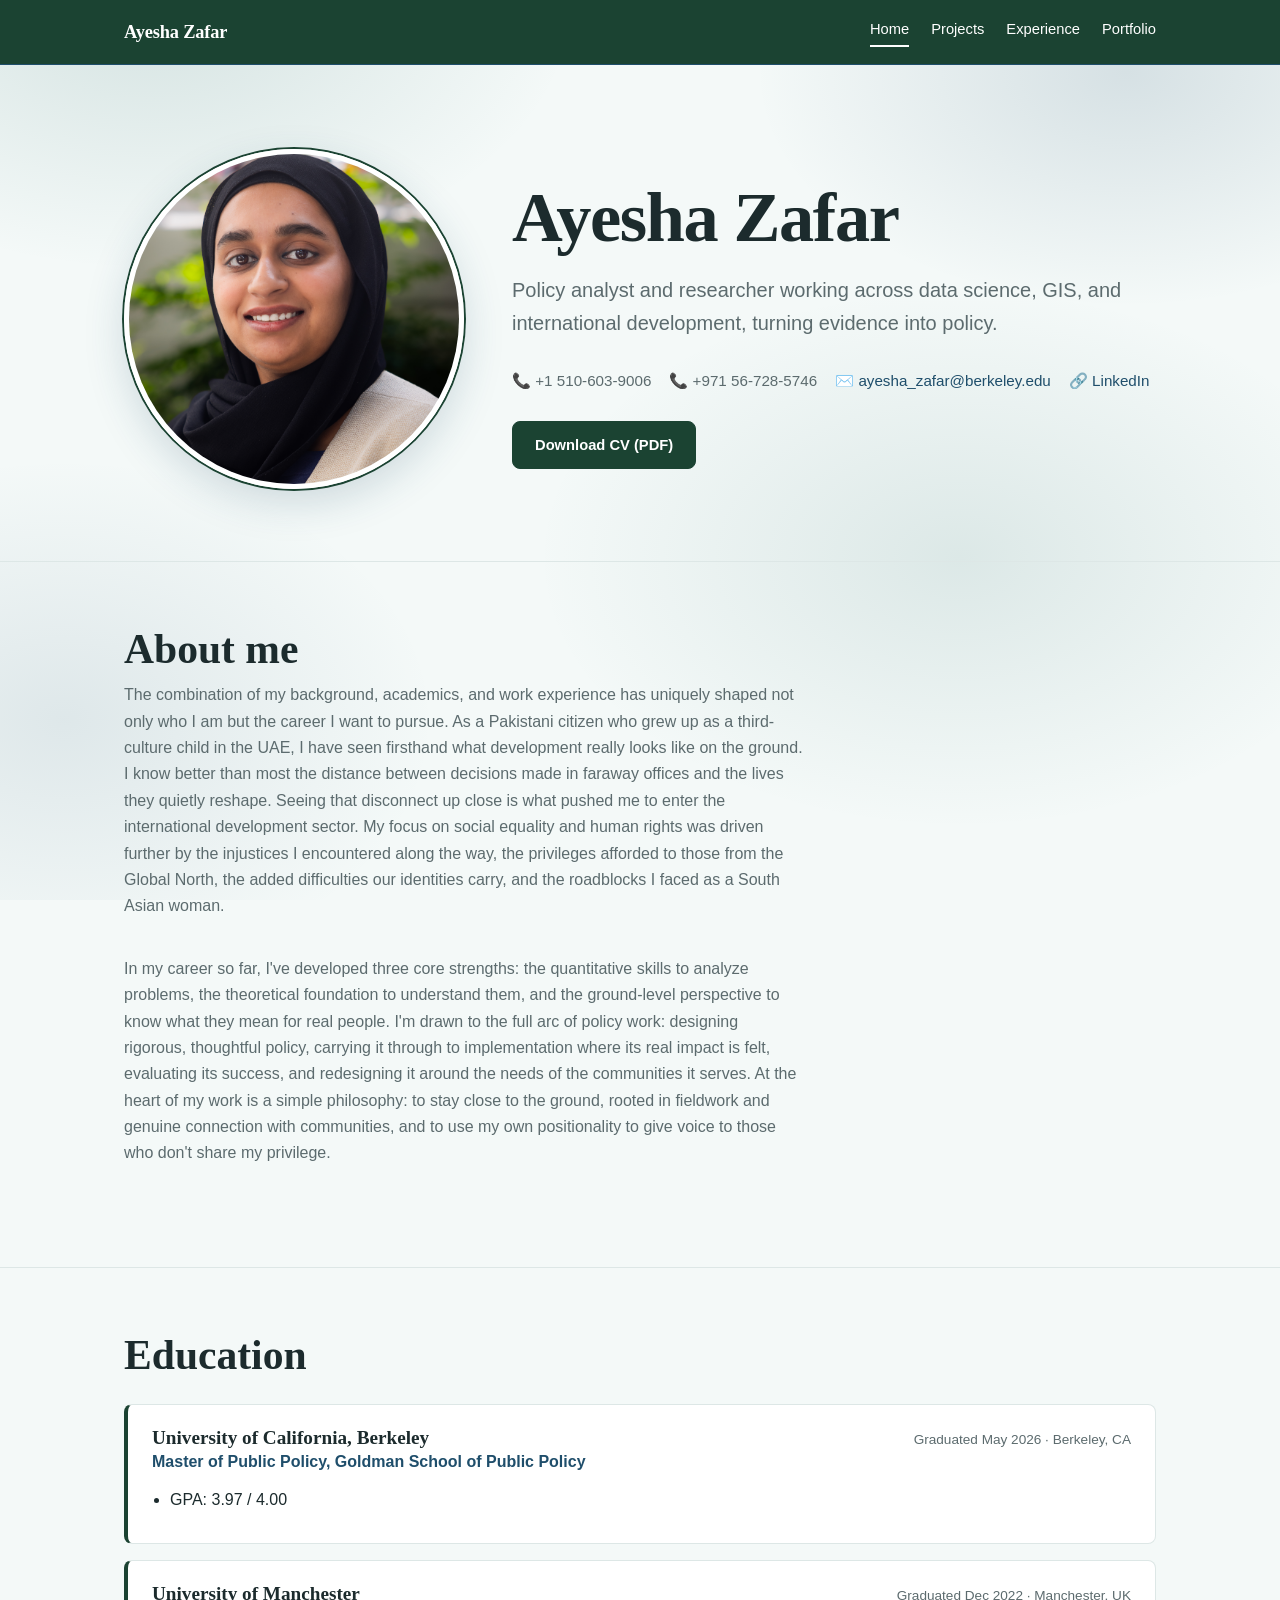
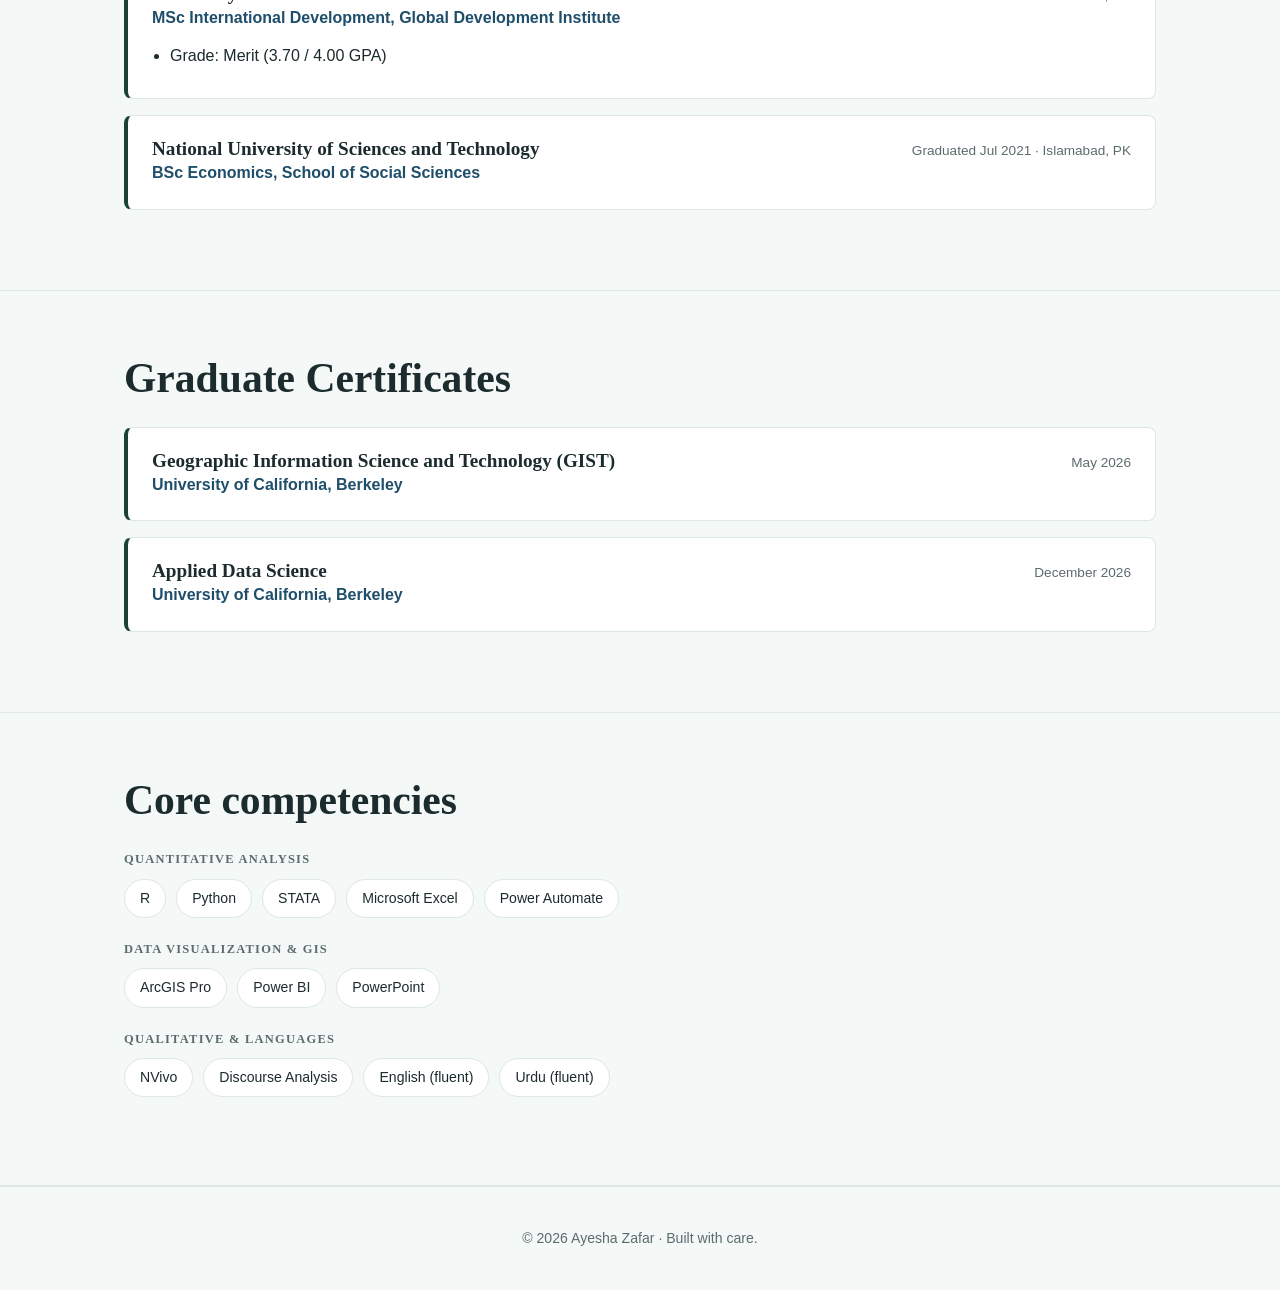
<file: index.html>
<!DOCTYPE html>
<html lang="en">
<head>
<meta charset="UTF-8">
<meta name="viewport" content="width=device-width, initial-scale=1.0">
<title>Ayesha Zafar — Public Policy</title>
<meta name="description" content="Ayesha Zafar — Master of Public Policy candidate at UC Berkeley. Data, GIS, and international development.">
<link rel="stylesheet" href="css/style.css">
</head>
<body>

<!-- ============ NAV (copy this same block into every page) ============ -->
<header class="site">
  <div class="wrap nav">
    <a href="index.html" class="brand">Ayesha Zafar</a>
    <button class="menu-btn" onclick="document.getElementById('navlinks').classList.toggle('open')">☰</button>
    <nav class="nav-links" id="navlinks">
      <a href="index.html" class="active">Home</a>
      <a href="projects.html">Projects</a>
      <a href="experience.html">Experience</a>
      <a href="writing.html">Portfolio</a>
    </nav>
  </div>
</header>

<!-- ============ HERO ============ -->
<section class="hero">
   <div class="wrap hero-grid">
    <div class="hero-text">
    <h1>Ayesha Zafar</h1>
    <p class="tagline">Policy analyst and researcher working across data science, GIS, and international development, turning evidence into policy.</p>
    <div class="contact">
      <span>📞 +1 510-603-9006</span>
      <span>📞 +971 56-728-5746</span>
      <span>✉️ <a href="mailto:ayesha_zafar@berkeley.edu">ayesha_zafar@berkeley.edu</a></span>
      <span>🔗 <a href="https://www.linkedin.com/in/ayesha-zafar-68117811a/" target="_blank">LinkedIn</a></span>
    </div>
      <div class="btn-row">
      <a class="btn" href="assets/docs/Ayesha_Zafar_Resume.pdf" target="_blank">Download CV (PDF)</a>
    </div>
    </div>
    <div class="hero-photo">
      <img src="assets/headshot.jpg" alt="Ayesha Zafar">
    </div>
  </div>
</section>

<!-- ============ ABOUT ============ -->
<section class="section reveal">
  <div class="wrap">
    <h2>About me</h2>
    <p class="lead">The combination of my background, academics, and work experience has uniquely shaped not only who I am but the career I want to pursue. As a Pakistani citizen who grew up as a third-culture child in the UAE, I have seen firsthand what development really looks like on the ground. I know better than most the distance between decisions made in faraway offices and the lives they quietly reshape. Seeing that disconnect up close is what pushed me to enter the international development sector. My focus on social equality and human rights was driven further by the injustices I encountered along the way, the privileges afforded to those from the Global North, the added difficulties our identities carry, and the roadblocks I faced as a South Asian woman.</p>
    <p class="lead">In my career so far, I've developed three core strengths: the quantitative skills to analyze problems, the theoretical foundation to understand them, and the ground-level perspective to know what they mean for real people. I'm drawn to the full arc of policy work: designing rigorous, thoughtful policy, carrying it through to implementation where its real impact is felt, evaluating its success, and redesigning it around the needs of the communities it serves. At the heart of my work is a simple philosophy: to stay close to the ground, rooted in fieldwork and genuine connection with communities, and to use my own positionality to give voice to those who don't share my privilege.</p>
  </div>
</section>

<!-- ============ EDUCATION ============ -->
<section class="section reveal">
  <div class="wrap">
    <h2>Education</h2>
    <div style="margin-top:24px">

<div class="entry">
        <div class="top">
          <div><h3>University of California, Berkeley</h3>
          <div class="org">Master of Public Policy, Goldman School of Public Policy</div></div>
          <div class="when">Graduated May 2026 · Berkeley, CA</div>
        </div>
        <ul>
          <li>GPA: 3.97 / 4.00</li>
        </ul>
      </div>

<div class="entry">
        <div class="top">
          <div><h3>University of Manchester</h3>
          <div class="org">MSc International Development, Global Development Institute</div></div>
          <div class="when">Graduated Dec 2022 · Manchester, UK</div>
        </div>
        <ul>
          <li>Grade: Merit (3.70 / 4.00 GPA)</li>
        </ul>
      </div>
      
<div class="entry">
        <div class="top">
          <div><h3>National University of Sciences and Technology</h3>
          <div class="org">BSc Economics, School of Social Sciences</div></div>
          <div class="when">Graduated Jul 2021 · Islamabad, PK</div>
        </div>
      </div>
      
    </div>
  </div>
</section>

<!-- ============ CERTIFICATES ============ -->
<section class="section reveal">
  <div class="wrap">
    <h2>Graduate Certificates</h2>
    <div style="margin-top:24px">
      <div class="entry">
        <div class="top">
          <div><h3>Geographic Information Science and Technology (GIST)</h3>
          <div class="org">University of California, Berkeley</div></div>
          <div class="when">May 2026</div>
        </div>
      </div>
      <div class="entry">
        <div class="top">
          <div><h3>Applied Data Science</h3>
          <div class="org">University of California, Berkeley</div></div>
          <div class="when">December 2026</div>
        </div>
      </div>
    </div>
  </div>
</section>

<!-- ============ SKILLS ============ -->
<section class="section reveal">
  <div class="wrap">
    <h2>Core competencies</h2>
    <div style="margin-top:28px">
      <div class="skill-group">
        <h4>Quantitative Analysis</h4>
        <div class="pills">
          <span class="pill">R</span><span class="pill">Python</span><span class="pill">STATA</span>
          <span class="pill">Microsoft Excel</span><span class="pill">Power Automate</span>
        </div>
      </div>
      <div class="skill-group">
        <h4>Data Visualization &amp; GIS</h4>
        <div class="pills">
          <span class="pill">ArcGIS Pro</span><span class="pill">Power BI</span><span class="pill">PowerPoint</span>
        </div>
      </div>
      <div class="skill-group">
        <h4>Qualitative &amp; Languages</h4>
        <div class="pills">
          <span class="pill">NVivo</span><span class="pill">Discourse Analysis</span>
          <span class="pill">English (fluent)</span><span class="pill">Urdu (fluent)</span>
        </div>
      </div>
    </div>
  </div>
</section>

<footer class="site">
  <div class="wrap">© <span id="yr"></span> Ayesha Zafar · Built with care.</div>
</footer>

<script src="css/main.js"></script>
</body>
</html>
</file>
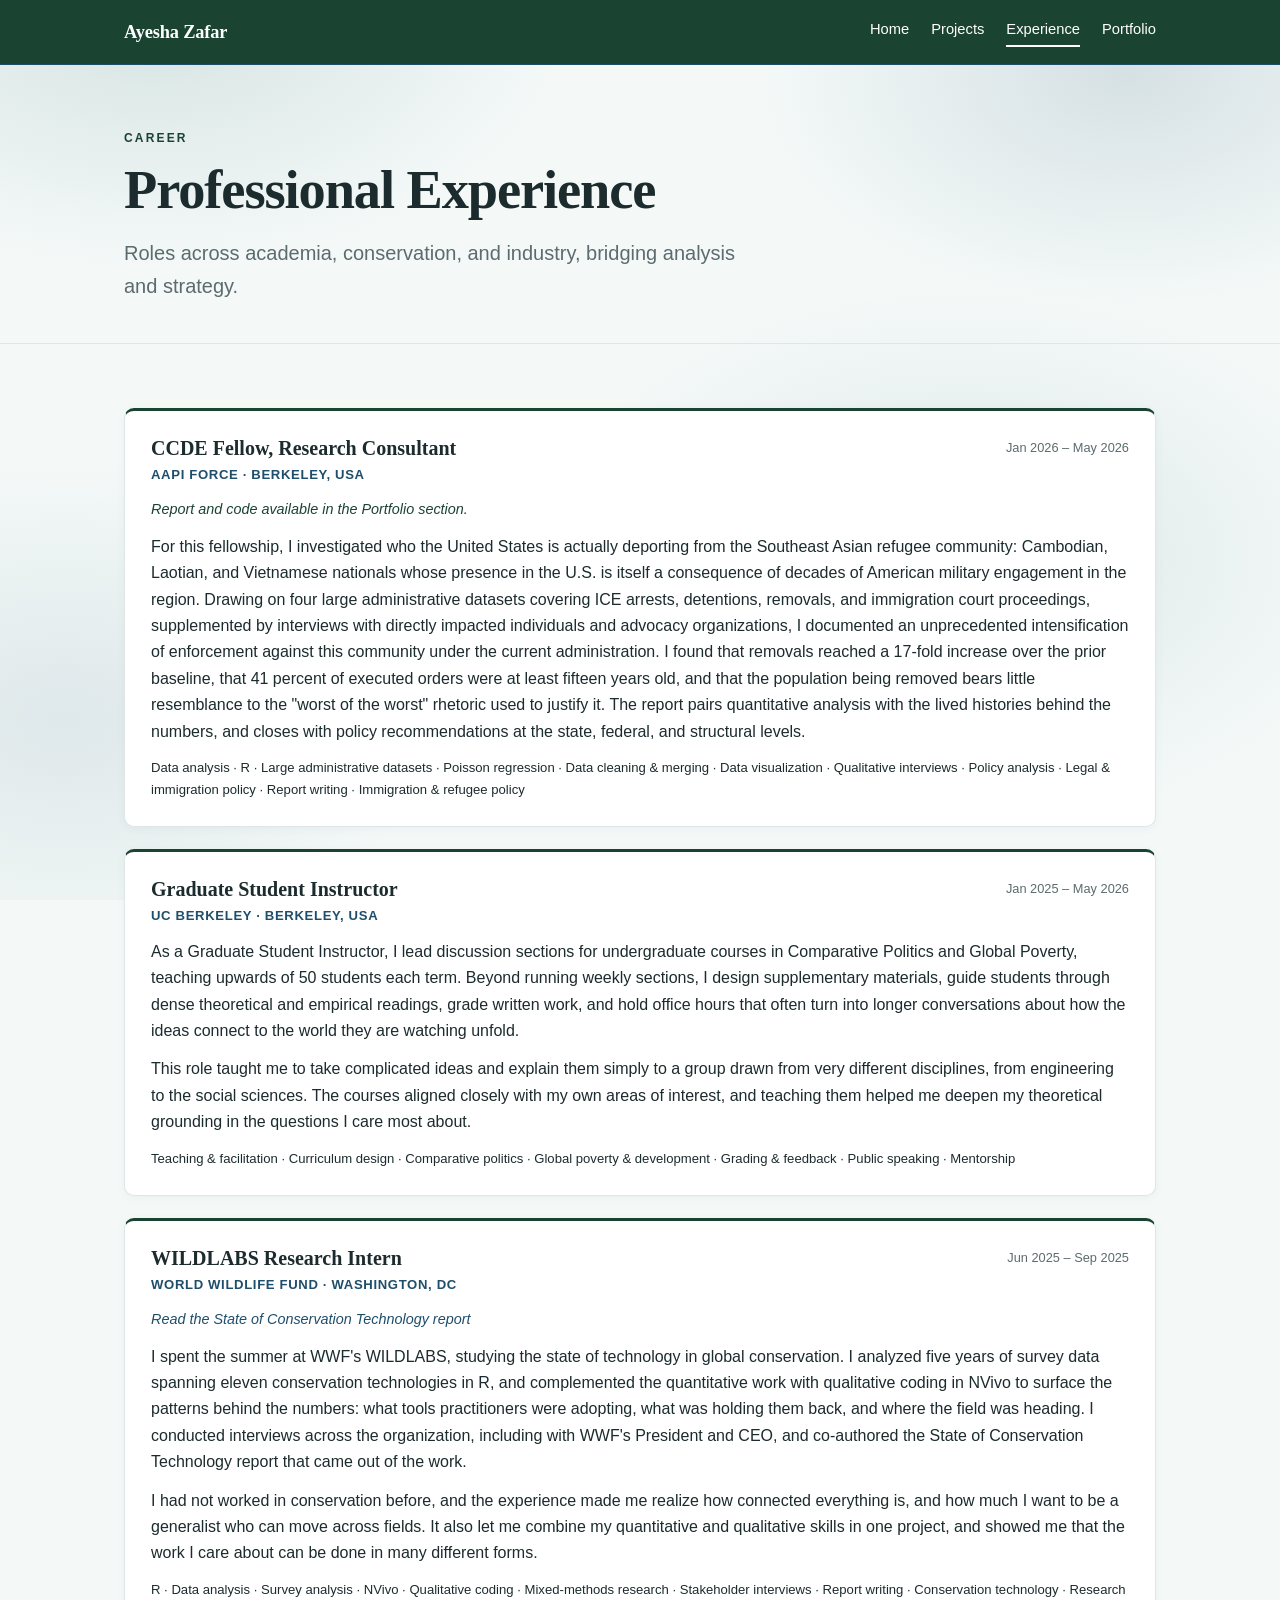
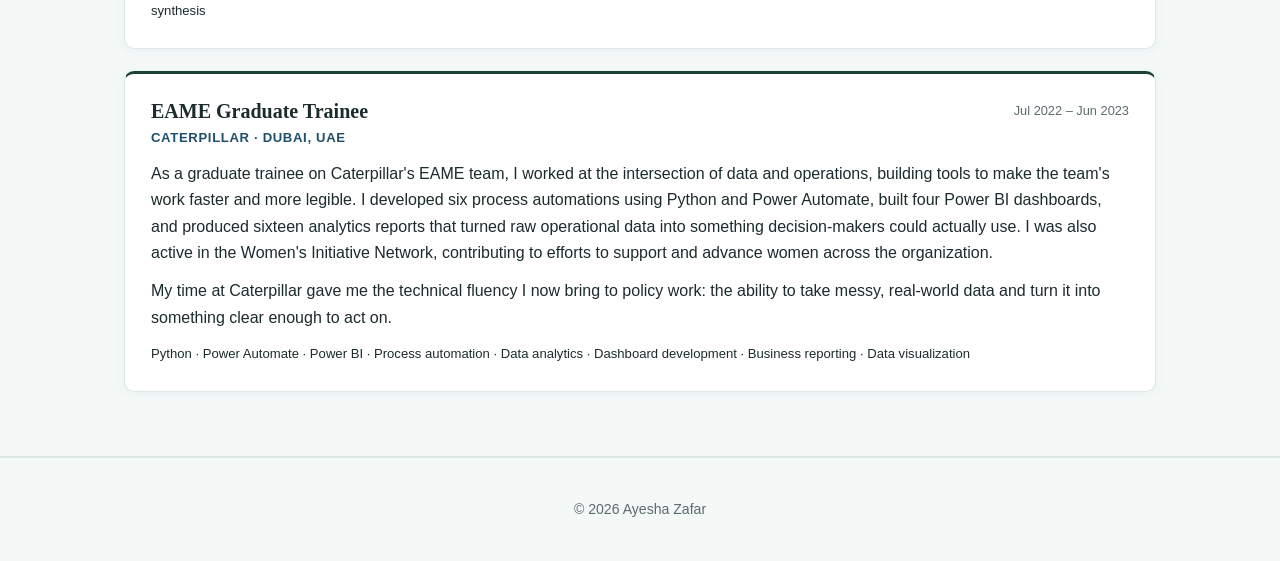
<file: experience.html>
<!DOCTYPE html>
<html lang="en">
<head>
<meta charset="UTF-8">
<meta name="viewport" content="width=device-width, initial-scale=1.0">
<title>Experience — Ayesha Zafar</title>
<link rel="stylesheet" href="css/style.css">
</head>
<body>
<header class="site">
  <div class="wrap nav">
    <a href="index.html" class="brand">Ayesha Zafar</a>
    <button class="menu-btn" onclick="document.getElementById('navlinks').classList.toggle('open')">☰</button>
    <nav class="nav-links" id="navlinks">
      <a href="index.html">Home</a>
      <a href="projects.html">Projects</a>
      <a href="experience.html" class="active">Experience</a>
      <a href="writing.html">Portfolio</a>
    </nav>
  </div>
</header>
<section class="hero" style="padding:64px 0 40px">
  <div class="wrap">
    <p class="eyebrow">Career</p>
    <h1 style="font-size:clamp(2.2rem,5vw,3.4rem)">Professional Experience</h1>
    <p class="tagline">Roles across academia, conservation, and industry, bridging analysis and strategy.</p>
  </div>
</section>
<section class="section reveal">
  <div class="wrap">
    <div class="grid">

      <div class="card">
        <span class="date">Jan 2026 – May 2026</span>
        <h3>CCDE Fellow, Research Consultant</h3>
        <div class="meta">AAPI Force · Berkeley, USA</div>
        <p class="card-note"><em>Report and code available in the Portfolio section.</em></p>
        <p>For this fellowship, I investigated who the United States is actually deporting from the Southeast Asian refugee community: Cambodian, Laotian, and Vietnamese nationals whose presence in the U.S. is itself a consequence of decades of American military engagement in the region. Drawing on four large administrative datasets covering ICE arrests, detentions, removals, and immigration court proceedings, supplemented by interviews with directly impacted individuals and advocacy organizations, I documented an unprecedented intensification of enforcement against this community under the current administration. I found that removals reached a 17-fold increase over the prior baseline, that 41 percent of executed orders were at least fifteen years old, and that the population being removed bears little resemblance to the "worst of the worst" rhetoric used to justify it. The report pairs quantitative analysis with the lived histories behind the numbers, and closes with policy recommendations at the state, federal, and structural levels.</p>
        <p class="card-skills">Data analysis · R · Large administrative datasets · Poisson regression · Data cleaning &amp; merging · Data visualization · Qualitative interviews · Policy analysis · Legal &amp; immigration policy · Report writing · Immigration &amp; refugee policy</p>
      </div>

      <div class="card">
        <span class="date">Jan 2025 – May 2026</span>
        <h3>Graduate Student Instructor</h3>
        <div class="meta">UC Berkeley · Berkeley, USA</div>
        <p>As a Graduate Student Instructor, I lead discussion sections for undergraduate courses in Comparative Politics and Global Poverty, teaching upwards of 50 students each term. Beyond running weekly sections, I design supplementary materials, guide students through dense theoretical and empirical readings, grade written work, and hold office hours that often turn into longer conversations about how the ideas connect to the world they are watching unfold.</p>
        <p>This role taught me to take complicated ideas and explain them simply to a group drawn from very different disciplines, from engineering to the social sciences. The courses aligned closely with my own areas of interest, and teaching them helped me deepen my theoretical grounding in the questions I care most about.</p>
        <p class="card-skills">Teaching &amp; facilitation · Curriculum design · Comparative politics · Global poverty &amp; development · Grading &amp; feedback · Public speaking · Mentorship</p>
      </div>

      <div class="card">
        <span class="date">Jun 2025 – Sep 2025</span>
        <h3>WILDLABS Research Intern</h3>
        <div class="meta">World Wildlife Fund · Washington, DC</div>
        <p class="card-note"><em><a href="https://wildlabs.net/en/state-of-conservation-technology-5-years" target="_blank" rel="noopener">Read the State of Conservation Technology report</a></em></p>
        <p>I spent the summer at WWF's WILDLABS, studying the state of technology in global conservation. I analyzed five years of survey data spanning eleven conservation technologies in R, and complemented the quantitative work with qualitative coding in NVivo to surface the patterns behind the numbers: what tools practitioners were adopting, what was holding them back, and where the field was heading. I conducted interviews across the organization, including with WWF's President and CEO, and co-authored the State of Conservation Technology report that came out of the work.</p>
        <p>I had not worked in conservation before, and the experience made me realize how connected everything is, and how much I want to be a generalist who can move across fields. It also let me combine my quantitative and qualitative skills in one project, and showed me that the work I care about can be done in many different forms.</p>
        <p class="card-skills">R · Data analysis · Survey analysis · NVivo · Qualitative coding · Mixed-methods research · Stakeholder interviews · Report writing · Conservation technology · Research synthesis</p>
      </div>

      <div class="card">
        <span class="date">Jul 2022 – Jun 2023</span>
        <h3>EAME Graduate Trainee</h3>
        <div class="meta">Caterpillar · Dubai, UAE</div>
        <p>As a graduate trainee on Caterpillar's EAME team, I worked at the intersection of data and operations, building tools to make the team's work faster and more legible. I developed six process automations using Python and Power Automate, built four Power BI dashboards, and produced sixteen analytics reports that turned raw operational data into something decision-makers could actually use. I was also active in the Women's Initiative Network, contributing to efforts to support and advance women across the organization.</p>
        <p>My time at Caterpillar gave me the technical fluency I now bring to policy work: the ability to take messy, real-world data and turn it into something clear enough to act on.</p>
        <p class="card-skills">Python · Power Automate · Power BI · Process automation · Data analytics · Dashboard development · Business reporting · Data visualization</p>
      </div>

    </div>
  </div>
</section>
<footer class="site">
  <div class="wrap">© <span id="yr"></span> Ayesha Zafar</div>
</footer>
<script src="css/main.js"></script>
</body>
</html>
</file>
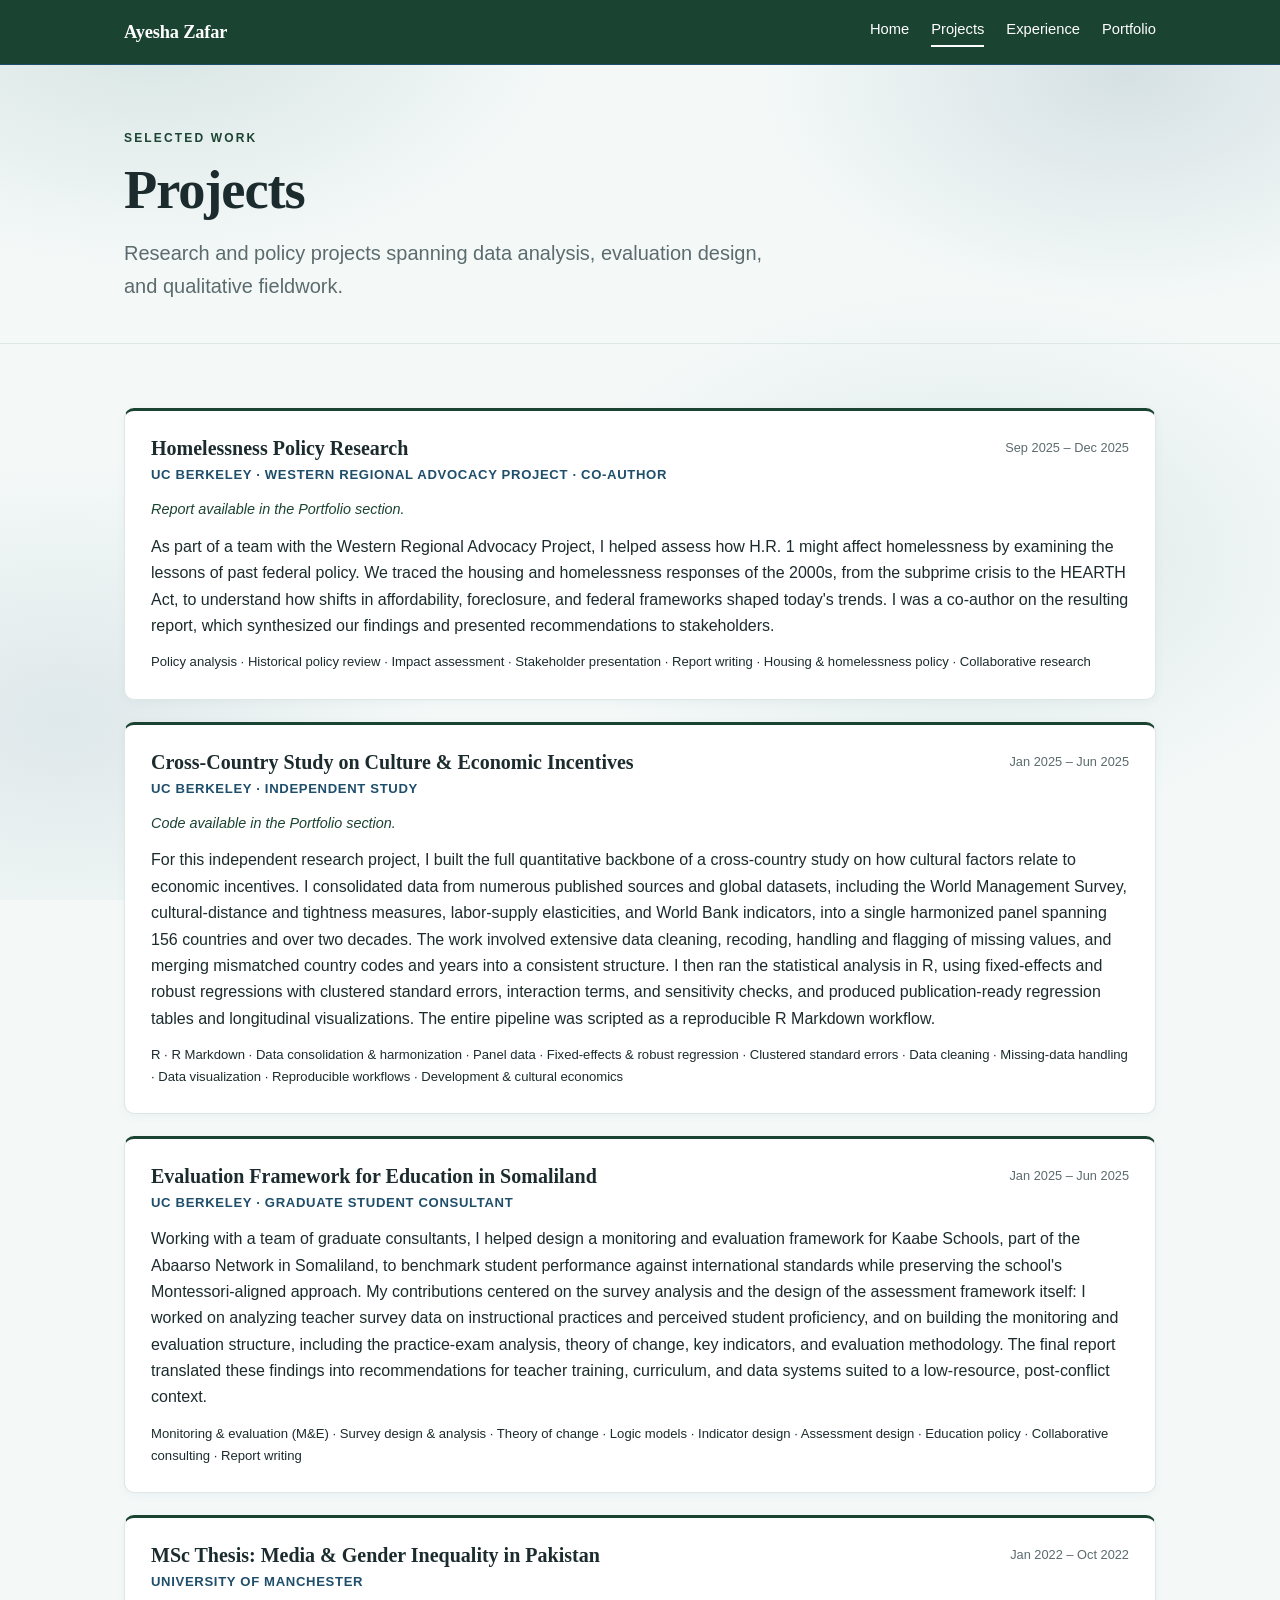
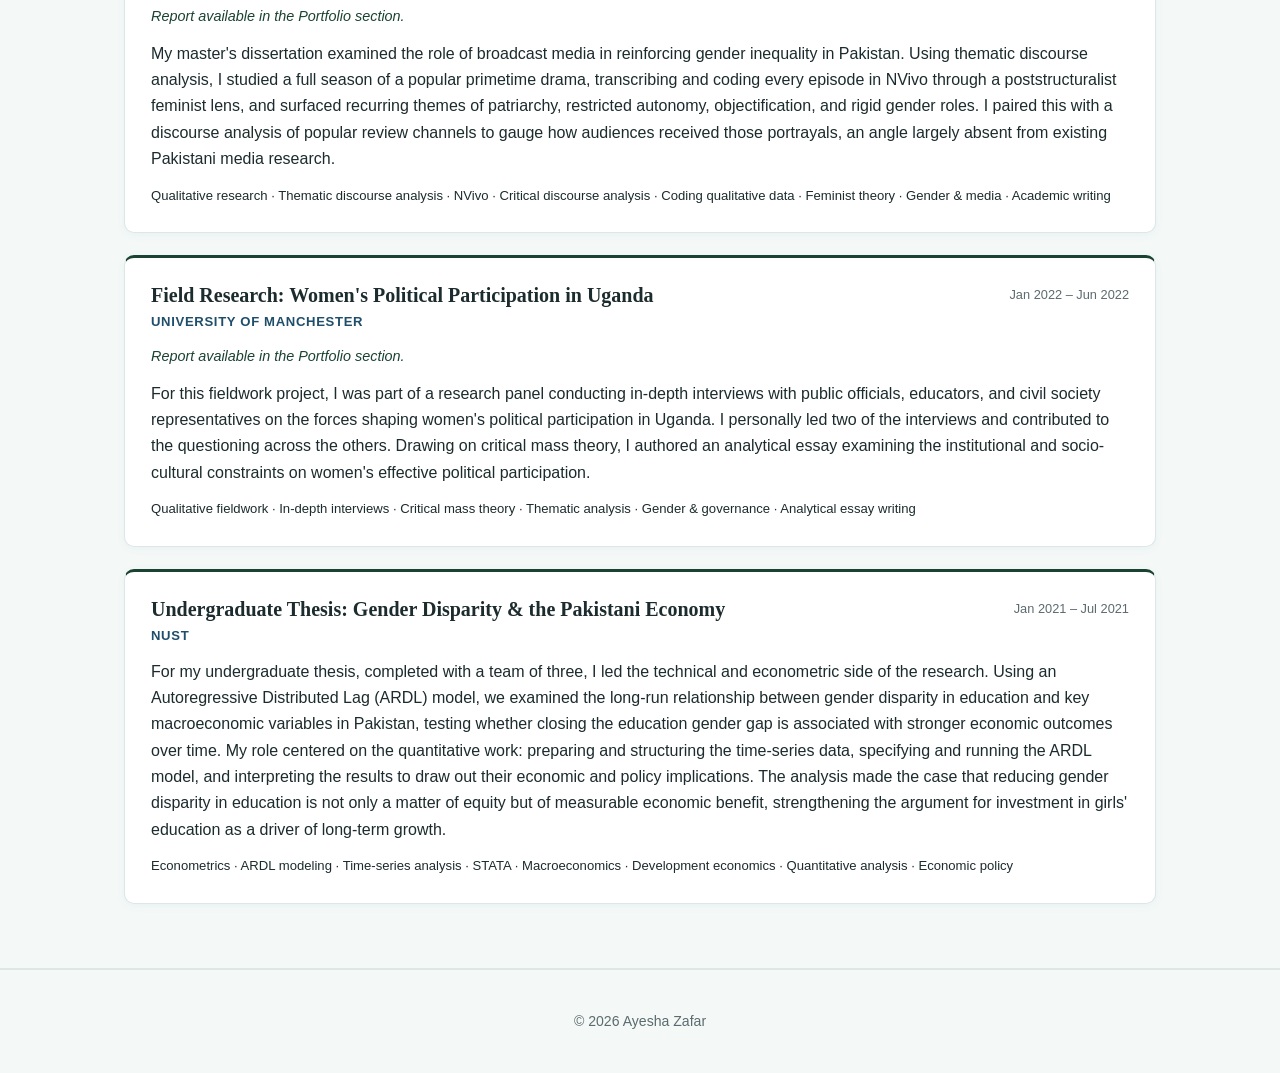
<file: projects.html>
<!DOCTYPE html>
<html lang="en">
<head>
<meta charset="UTF-8">
<meta name="viewport" content="width=device-width, initial-scale=1.0">
<title>Projects — Ayesha Zafar</title>
<link rel="stylesheet" href="css/style.css">
</head>
<body>

<header class="site">
  <div class="wrap nav">
    <a href="index.html" class="brand">Ayesha Zafar</a>
    <button class="menu-btn" onclick="document.getElementById('navlinks').classList.toggle('open')">☰</button>
<nav class="nav-links" id="navlinks">
      <a href="index.html">Home</a>
      <a href="projects.html" class="active">Projects</a>
      <a href="experience.html">Experience</a>
      <a href="writing.html">Portfolio</a>
    </nav>
  </div>
</header>

<section class="hero" style="padding:64px 0 40px">
  <div class="wrap">
    <p class="eyebrow">Selected work</p>
    <h1 style="font-size:clamp(2.2rem,5vw,3.4rem)">Projects</h1>
    <p class="tagline">Research and policy projects spanning data analysis, evaluation design, and qualitative fieldwork.</p>
  </div>
</section>

<section class="section reveal">
  <div class="wrap">
    <div class="grid">

      <div class="card">
        <span class="date">Sep 2025 – Dec 2025</span>
        <h3>Homelessness Policy Research</h3>
        <div class="meta">UC Berkeley · Western Regional Advocacy Project · Co-author</div>
        <p class="card-note"><em>Report available in the Portfolio section.</em></p>
        <p>As part of a team with the Western Regional Advocacy Project, I helped assess how H.R. 1 might affect homelessness by examining the lessons of past federal policy. We traced the housing and homelessness responses of the 2000s, from the subprime crisis to the HEARTH Act, to understand how shifts in affordability, foreclosure, and federal frameworks shaped today's trends. I was a co-author on the resulting report, which synthesized our findings and presented recommendations to stakeholders.</p>
        <p class="card-skills">Policy analysis · Historical policy review · Impact assessment · Stakeholder presentation · Report writing · Housing &amp; homelessness policy · Collaborative research</p>
      </div>

      <div class="card">
        <span class="date">Jan 2025 – Jun 2025</span>
        <h3>Cross-Country Study on Culture &amp; Economic Incentives</h3>
        <div class="meta">UC Berkeley · Independent Study</div>
         <p class="card-note"><em>Code available in the Portfolio section.</em></p>
        <p>For this independent research project, I built the full quantitative backbone of a cross-country study on how cultural factors relate to economic incentives. I consolidated data from numerous published sources and global datasets, including the World Management Survey, cultural-distance and tightness measures, labor-supply elasticities, and World Bank indicators, into a single harmonized panel spanning 156 countries and over two decades. The work involved extensive data cleaning, recoding, handling and flagging of missing values, and merging mismatched country codes and years into a consistent structure. I then ran the statistical analysis in R, using fixed-effects and robust regressions with clustered standard errors, interaction terms, and sensitivity checks, and produced publication-ready regression tables and longitudinal visualizations. The entire pipeline was scripted as a reproducible R Markdown workflow.</p>
        <p class="card-skills">R · R Markdown · Data consolidation &amp; harmonization · Panel data · Fixed-effects &amp; robust regression · Clustered standard errors · Data cleaning · Missing-data handling · Data visualization · Reproducible workflows · Development &amp; cultural economics</p>
      </div>

      <div class="card">
        <span class="date">Jan 2025 – Jun 2025</span>
        <h3>Evaluation Framework for Education in Somaliland</h3>
        <div class="meta">UC Berkeley · Graduate Student Consultant</div>
        <p>Working with a team of graduate consultants, I helped design a monitoring and evaluation framework for Kaabe Schools, part of the Abaarso Network in Somaliland, to benchmark student performance against international standards while preserving the school's Montessori-aligned approach. My contributions centered on the survey analysis and the design of the assessment framework itself: I worked on analyzing teacher survey data on instructional practices and perceived student proficiency, and on building the monitoring and evaluation structure, including the practice-exam analysis, theory of change, key indicators, and evaluation methodology. The final report translated these findings into recommendations for teacher training, curriculum, and data systems suited to a low-resource, post-conflict context.</p>
        <p class="card-skills">Monitoring &amp; evaluation (M&amp;E) · Survey design &amp; analysis · Theory of change · Logic models · Indicator design · Assessment design · Education policy · Collaborative consulting · Report writing</p>
      </div>

      <div class="card">
        <span class="date">Jan 2022 – Oct 2022</span>
        <h3>MSc Thesis: Media &amp; Gender Inequality in Pakistan</h3>
        <div class="meta">University of Manchester</div>
        <p class="card-note"><em>Report available in the Portfolio section.</em></p>
        <p>My master's dissertation examined the role of broadcast media in reinforcing gender inequality in Pakistan. Using thematic discourse analysis, I studied a full season of a popular primetime drama, transcribing and coding every episode in NVivo through a poststructuralist feminist lens, and surfaced recurring themes of patriarchy, restricted autonomy, objectification, and rigid gender roles. I paired this with a discourse analysis of popular review channels to gauge how audiences received those portrayals, an angle largely absent from existing Pakistani media research.</p>
        <p class="card-skills">Qualitative research · Thematic discourse analysis · NVivo · Critical discourse analysis · Coding qualitative data · Feminist theory · Gender &amp; media · Academic writing</p>
      </div>

      <div class="card">
        <span class="date">Jan 2022 – Jun 2022</span>
        <h3>Field Research: Women's Political Participation in Uganda</h3>
        <div class="meta">University of Manchester</div>
        <p class="card-note"><em>Report available in the Portfolio section.</em></p>
        <p>For this fieldwork project, I was part of a research panel conducting in-depth interviews with public officials, educators, and civil society representatives on the forces shaping women's political participation in Uganda. I personally led two of the interviews and contributed to the questioning across the others. Drawing on critical mass theory, I authored an analytical essay examining the institutional and socio-cultural constraints on women's effective political participation.</p>
        <p class="card-skills">Qualitative fieldwork · In-depth interviews · Critical mass theory · Thematic analysis · Gender &amp; governance · Analytical essay writing</p>
      </div>

      <div class="card">
        <span class="date">Jan 2021 – Jul 2021</span>
        <h3>Undergraduate Thesis: Gender Disparity &amp; the Pakistani Economy</h3>
        <div class="meta">NUST</div>
        <p>For my undergraduate thesis, completed with a team of three, I led the technical and econometric side of the research. Using an Autoregressive Distributed Lag (ARDL) model, we examined the long-run relationship between gender disparity in education and key macroeconomic variables in Pakistan, testing whether closing the education gender gap is associated with stronger economic outcomes over time. My role centered on the quantitative work: preparing and structuring the time-series data, specifying and running the ARDL model, and interpreting the results to draw out their economic and policy implications. The analysis made the case that reducing gender disparity in education is not only a matter of equity but of measurable economic benefit, strengthening the argument for investment in girls' education as a driver of long-term growth.</p>
        <p class="card-skills">Econometrics · ARDL modeling · Time-series analysis · STATA · Macroeconomics · Development economics · Quantitative analysis · Economic policy</p>
      </div>

    </div>
  </div>
</section>

<footer class="site">
  <div class="wrap">© <span id="yr"></span> Ayesha Zafar</div>
</footer>

<script src="css/main.js"></script>
</body>
</html>
</file>
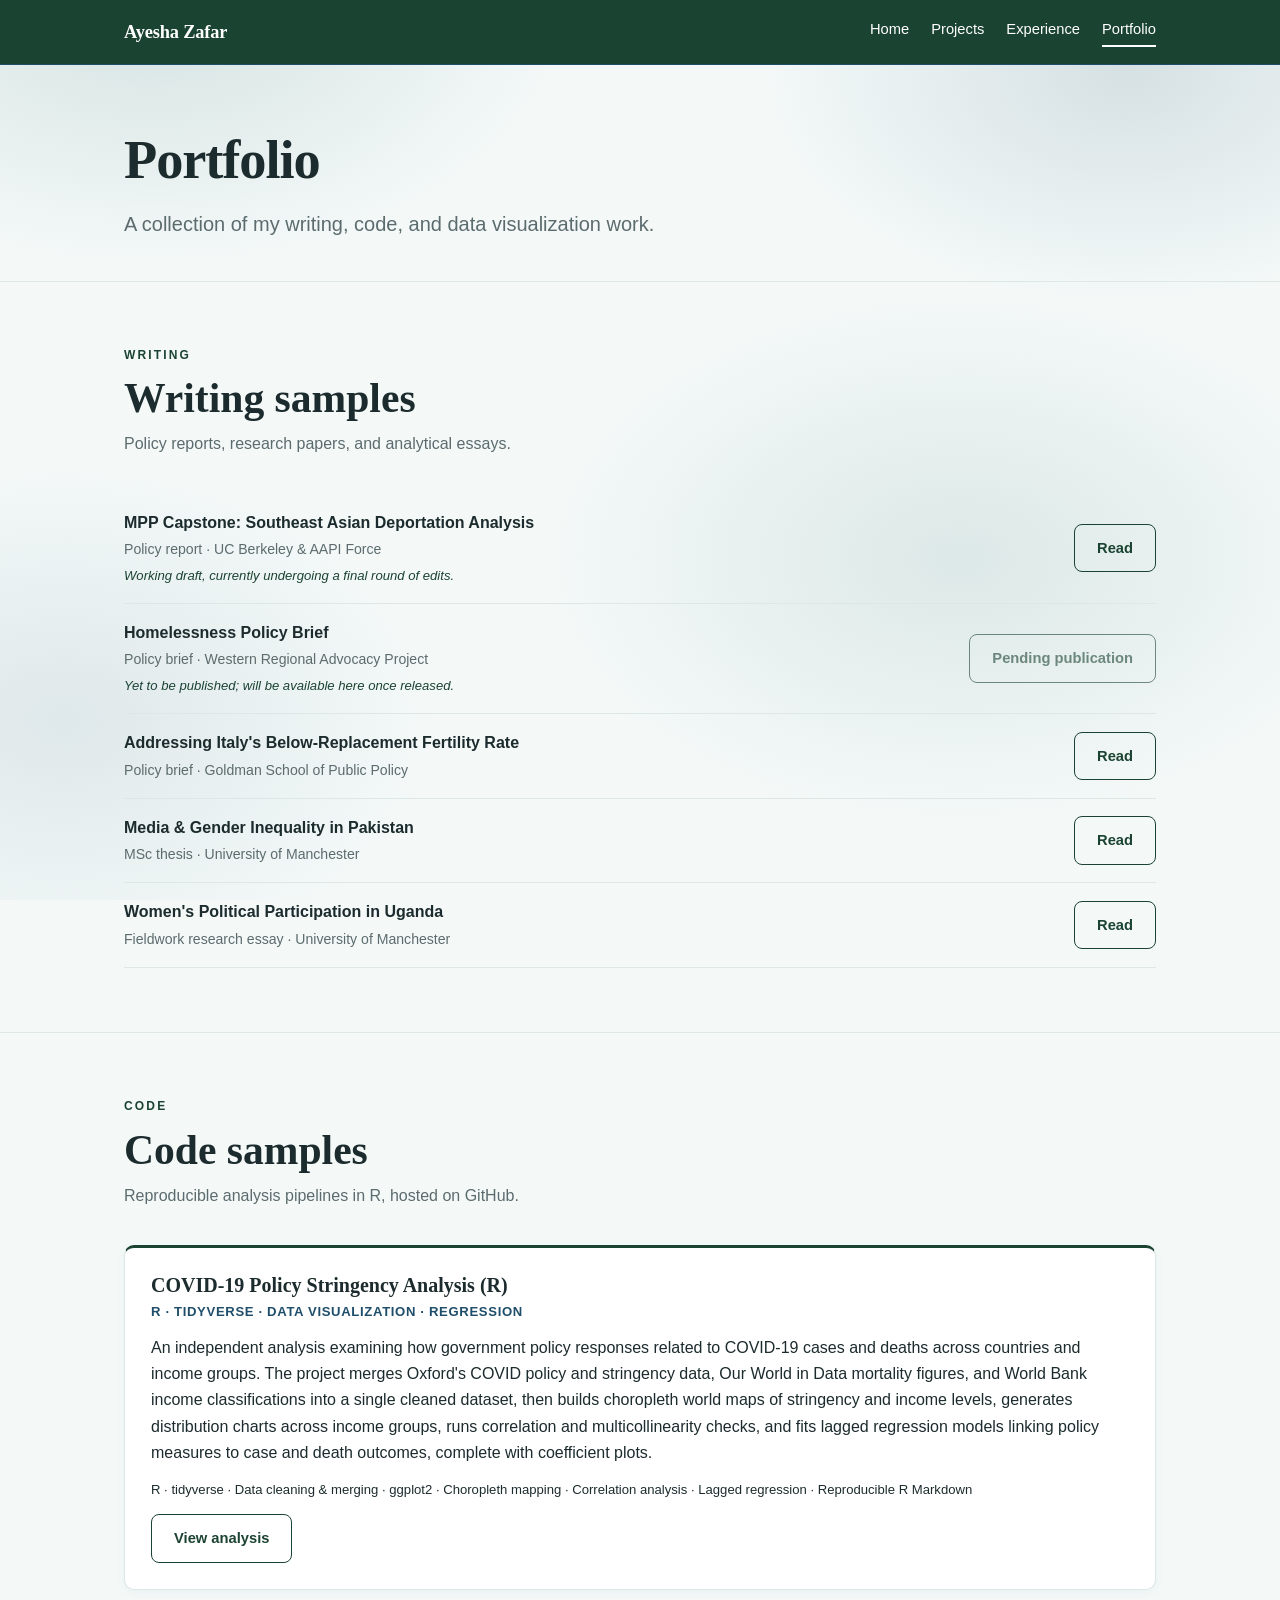
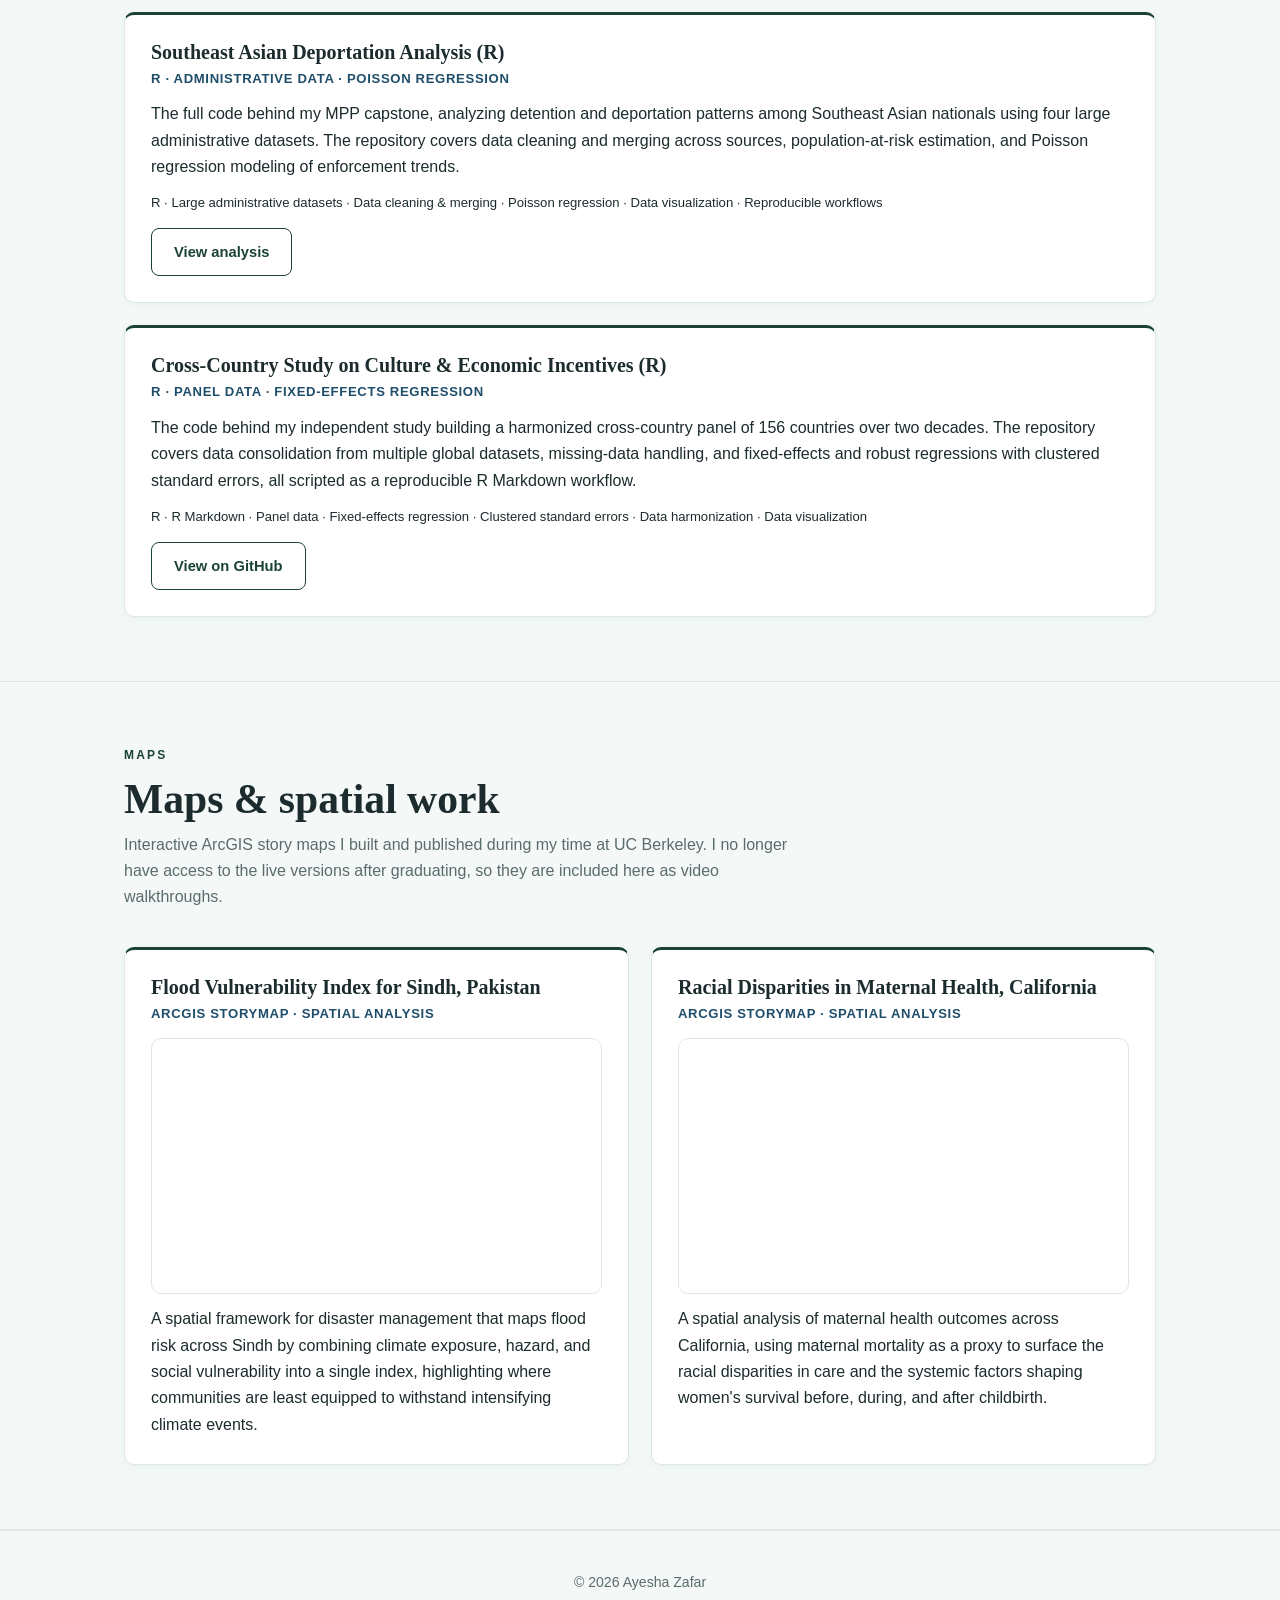
<file: writing.html>
<!DOCTYPE html>
<html lang="en">
<head>
<meta charset="UTF-8">
<meta name="viewport" content="width=device-width, initial-scale=1.0">
<title>Portfolio — Ayesha Zafar</title>
<link rel="stylesheet" href="css/style.css">
</head>
<body>
<header class="site">
  <div class="wrap nav">
    <a href="index.html" class="brand">Ayesha Zafar</a>
    <button class="menu-btn" onclick="document.getElementById('navlinks').classList.toggle('open')">☰</button>
    <nav class="nav-links" id="navlinks">
      <a href="index.html">Home</a>
      <a href="projects.html">Projects</a>
      <a href="experience.html">Experience</a>
      <a href="writing.html" class="active">Portfolio</a>
    </nav>
  </div>
</header>

<section class="hero" style="padding:64px 0 40px">
  <div class="wrap">
    <h1 style="font-size:clamp(2.2rem,5vw,3.4rem)">Portfolio</h1>
    <p class="tagline">A collection of my writing, code, and data visualization work.</p>
  </div>
</section>

<!-- ============ WRITING ============ -->
<section class="section reveal">
  <div class="wrap">
    <p class="eyebrow">Writing</p>
    <h2>Writing samples</h2>
    <p class="lead">Policy reports, research papers, and analytical essays.</p>
    <ul class="doc-list">
      <li>
        <div>
          <div class="doc-title">MPP Capstone: Southeast Asian Deportation Analysis</div>
          <div class="doc-desc">Policy report · UC Berkeley &amp; AAPI Force</div>
          <div class="doc-note">Working draft, currently undergoing a final round of edits.</div>
        </div>
        <a class="btn ghost" href="assets/docs/capstone-report.pdf" target="_blank">Read</a>
      </li>
      
    <li>
        <div>
          <div class="doc-title">Homelessness Policy Brief</div>
          <div class="doc-desc">Policy brief · Western Regional Advocacy Project</div>
          <div class="doc-note">Yet to be published; will be available here once released.</div>
        </div>
        <span class="btn ghost" style="opacity:0.6;cursor:default">Pending publication</span>
      </li>

      
      <li>
        <div>
          <div class="doc-title">Addressing Italy's Below-Replacement Fertility Rate</div>
          <div class="doc-desc">Policy brief · Goldman School of Public Policy</div>
        </div>
        <a class="btn ghost" href="assets/docs/policy-brief.pdf" target="_blank">Read</a>
      </li>
      <li>
        <div>
          <div class="doc-title">Media &amp; Gender Inequality in Pakistan</div>
          <div class="doc-desc">MSc thesis · University of Manchester</div>
        </div>
        <a class="btn ghost" href="assets/docs/media-thesis.pdf" target="_blank">Read</a>
      </li>
      <li>
        <div>
          <div class="doc-title">Women's Political Participation in Uganda</div>
          <div class="doc-desc">Fieldwork research essay · University of Manchester</div>
        </div>
        <a class="btn ghost" href="assets/docs/uganda-essay.pdf" target="_blank">Read</a>
      </li>
    </ul>
  </div>
</section>

<!-- ============ CODE ============ -->
<section class="section reveal">
  <div class="wrap">
    <p class="eyebrow">Code</p>
    <h2>Code samples</h2>
    <p class="lead">Reproducible analysis pipelines in R, hosted on GitHub.</p>
    <div class="grid">

      <div class="card">
        <h3>COVID-19 Policy Stringency Analysis (R)</h3>
        <div class="meta">R · tidyverse · Data visualization · Regression</div>
        <p>An independent analysis examining how government policy responses related to COVID-19 cases and deaths across countries and income groups. The project merges Oxford's COVID policy and stringency data, Our World in Data mortality figures, and World Bank income classifications into a single cleaned dataset, then builds choropleth world maps of stringency and income levels, generates distribution charts across income groups, runs correlation and multicollinearity checks, and fits lagged regression models linking policy measures to case and death outcomes, complete with coefficient plots.</p>
        <p class="card-skills">R · tidyverse · Data cleaning &amp; merging · ggplot2 · Choropleth mapping · Correlation analysis · Lagged regression · Reproducible R Markdown</p>
        <div class="btn-row" style="margin-top:14px">
          <a class="btn ghost" href="assets/code/Coding_Sample_AyeshaZafar.html" target="_blank">View analysis</a>
        </div>
      </div>

  <div class="card">
        <h3>Southeast Asian Deportation Analysis (R)</h3>
        <div class="meta">R · Administrative data · Poisson regression</div>
        <p>The full code behind my MPP capstone, analyzing detention and deportation patterns among Southeast Asian nationals using four large administrative datasets. The repository covers data cleaning and merging across sources, population-at-risk estimation, and Poisson regression modeling of enforcement trends.</p>
        <p class="card-skills">R · Large administrative datasets · Data cleaning &amp; merging · Poisson regression · Data visualization · Reproducible workflows</p>
        <div class="btn-row" style="margin-top:14px">
          <a class="btn ghost" href="assets/code/Capstone_MasterFile.nb.html" target="_blank">View analysis</a>
        </div>
      </div>

      <div class="card">
        <h3>Cross-Country Study on Culture &amp; Economic Incentives (R)</h3>
        <div class="meta">R · Panel data · Fixed-effects regression</div>
        <p>The code behind my independent study building a harmonized cross-country panel of 156 countries over two decades. The repository covers data consolidation from multiple global datasets, missing-data handling, and fixed-effects and robust regressions with clustered standard errors, all scripted as a reproducible R Markdown workflow.</p>
        <p class="card-skills">R · R Markdown · Panel data · Fixed-effects regression · Clustered standard errors · Data harmonization · Data visualization</p>
      <div class="btn-row" style="margin-top:14px">
          <a class="btn ghost" href="https://github.com/AyeshaZ1998/IndependentStudy_Code" target="_blank">View on GitHub</a>
        </div>
      </div>

    </div>
  </div>
</section>

<!-- ============ MAPS ============ -->
<section class="section reveal">
  <div class="wrap">
    <p class="eyebrow">Maps</p>
    <h2>Maps &amp; spatial work</h2>
    <p class="lead">Interactive ArcGIS story maps I built and published during my time at UC Berkeley. I no longer have access to the live versions after graduating, so they are included here as video walkthroughs.</p>
    <div class="grid two">

      <div class="card">
        <h3>Flood Vulnerability Index for Sindh, Pakistan</h3>
        <div class="meta">ArcGIS StoryMap · Spatial analysis</div>
        <div class="video-wrap">
          <iframe src="https://www.youtube.com/embed/jXIeBaI_ekw?mute=1" title="Flood Vulnerability Index for Sindh, Pakistan" frameborder="0" allow="accelerometer; autoplay; clipboard-write; encrypted-media; gyroscope; picture-in-picture" allowfullscreen></iframe>
        </div>
        <p>A spatial framework for disaster management that maps flood risk across Sindh by combining climate exposure, hazard, and social vulnerability into a single index, highlighting where communities are least equipped to withstand intensifying climate events.</p>
      </div>

      <div class="card">
        <h3>Racial Disparities in Maternal Health, California</h3>
        <div class="meta">ArcGIS StoryMap · Spatial analysis</div>
        <div class="video-wrap">
          <iframe src="https://www.youtube.com/embed/x2pjMy3U7Io?mute=1" title="Racial Disparities in Maternal Health, California" frameborder="0" allow="accelerometer; autoplay; clipboard-write; encrypted-media; gyroscope; picture-in-picture" allowfullscreen></iframe>
        </div>
        <p>A spatial analysis of maternal health outcomes across California, using maternal mortality as a proxy to surface the racial disparities in care and the systemic factors shaping women's survival before, during, and after childbirth.</p>
      </div>

    </div>
  </div>
</section>

  <footer class="site">
  <div class="wrap">© <span id="yr"></span> Ayesha Zafar</div>
</footer>
<script src="css/main.js"></script>
</body>
</html>
</file>
<file: css/style.css>
/* =========================================================
   Ayesha Zafar — Portfolio
   Edit colors here once and they update everywhere.
   ========================================================= */
:root {
  --ink:        #1c2b2d;   /* main text (deep slate-teal) */
  --paper:      #ffffff;   /* page background */
  --accent:     #1b4332;   /* dark forest green */
  --accent-2:   #1f4e6b;   /* deep blue */
  --muted:      #5c6b6e;   /* secondary text */
  --line:       #dde7e6;   /* hairlines / borders */
  --card:       #ffffff;   /* card background */
  --max:        1080px;
}

@import url('https://fonts.googleapis.com/css2?family=Fraunces:opsz,wght@9..144,400;9..144,500;9..144,600;9..144,700&family=Public+Sans:wght@300;400;500;600&display=swap');

* { box-sizing: border-box; margin: 0; padding: 0; }

html { scroll-behavior: smooth; }

body {
  font-family: 'Public Sans', sans-serif;
  background-color: #f4f9f8;
  background-image:
    radial-gradient(ellipse 55% 50% at 12% 0%, rgba(47,111,107,0.16), transparent 60%),
    radial-gradient(ellipse 50% 45% at 88% 8%, rgba(31,78,107,0.14), transparent 58%),
    radial-gradient(ellipse 55% 50% at 75% 62%, rgba(47,111,107,0.12), transparent 60%),
    radial-gradient(ellipse 50% 50% at 5% 80%, rgba(31,78,107,0.10), transparent 58%);
  background-attachment: fixed;
  color: var(--ink);
  line-height: 1.65;
  font-weight: 400;
  -webkit-font-smoothing: antialiased;
  overflow-x: hidden;
}

h1, h2, h3, h4 { font-family: 'Fraunces', serif; line-height: 1.15; font-weight: 600; }

a { color: var(--accent-2); text-decoration: none; }
a:hover { text-decoration: underline; }

.wrap { max-width: var(--max); margin: 0 auto; padding: 0 24px; }

/* ---------- Top navigation ---------- */
header.site {
  position: sticky; top: 0; z-index: 50;
  background: var(--accent);
  border-bottom: 1px solid var(--accent-2);
}
.nav {
  display: flex; align-items: center; justify-content: space-between;
  height: 64px;
}
.brand { font-family: 'Fraunces', serif; font-weight: 700; font-size: 1.15rem; letter-spacing: -0.01em; color: #fff; }
.brand:hover { text-decoration: none; }
.nav-links { display: flex; gap: 22px; flex-wrap: wrap; }
.nav-links a {
  color: #fff; font-size: 0.92rem; font-weight: 500;
  padding-bottom: 4px; border-bottom: 2px solid transparent;
}
.nav-links a:hover { border-bottom-color: #fff; text-decoration: none; }
.nav-links a.active { border-bottom-color: #fff; color: #fff; }

/* hamburger for mobile */
.menu-btn { display: none; background: none; border: none; font-size: 1.6rem; cursor: pointer; color: #fff; line-height: 1; }

/* ---------- Hero ---------- */
.hero { padding: 84px 0 64px; border-bottom: 1px solid var(--line); }
.hero-grid { display: grid; grid-template-columns: auto 1fr; gap: 48px; align-items: center; }
.hero-photo { order: -1; }
.hero-photo img { width: 340px; height: 340px; object-fit: cover; object-position: center 25%; border-radius: 50%; border: 5px solid var(--card); box-shadow: 0 0 0 2px var(--accent), 0 14px 40px rgba(31,78,107,0.18); }
.hero h1 { font-size: clamp(2.6rem, 6vw, 4.4rem); letter-spacing: -0.02em; }
.hero .tagline { font-size: 1.25rem; color: var(--muted); margin-top: 16px; max-width: 640px; }
.hero .contact { margin-top: 28px; display: flex; gap: 18px; flex-wrap: wrap; font-size: 0.95rem; }
.hero .contact span { color: var(--muted); }

/* ---------- Section headings ---------- */
.section { padding: 64px 0; border-bottom: 1px solid var(--line); }
.section:last-child { border-bottom: none; }
.eyebrow {
  text-transform: uppercase; letter-spacing: 0.18em; font-size: 0.75rem;
  color: var(--accent); font-weight: 600; margin-bottom: 10px;
}
.section h2 { font-size: clamp(1.8rem, 4vw, 2.6rem); margin-bottom: 8px; }
.section .lead { color: var(--muted); max-width: 680px; margin-bottom: 36px; }

/* ---------- Cards ---------- */
.card {
  background: var(--card); border: 1px solid var(--line);
  border-top: 3px solid var(--accent);
  border-radius: 10px; padding: 26px;
  box-shadow: 0 2px 10px rgba(31,78,107,0.05);
  transition: transform 0.18s ease, box-shadow 0.18s ease;
}
.card:hover { transform: translateY(-3px); box-shadow: 0 12px 30px rgba(31,78,107,0.12); }
.grid { display: grid; gap: 22px; }
.grid.two { grid-template-columns: repeat(2, 1fr); }
.grid.three { grid-template-columns: repeat(3, 1fr); }

.card h3 { font-size: 1.25rem; margin-bottom: 4px; }
.card .meta { font-size: 0.82rem; color: var(--accent-2); font-weight: 600; margin-bottom: 12px; text-transform: uppercase; letter-spacing: 0.05em; }
.card ul { margin: 12px 0 0 18px; }
.card li { margin-bottom: 8px; color: var(--ink); }
.card .date { float: right; font-size: 0.8rem; color: var(--muted); font-weight: 500; }
.card p { margin-top: 12px; color: var(--ink); }
.card-note { margin-top: 6px; font-size: 0.9rem; color: var(--muted); }
.card-note em { color: var(--accent); }
.card-skills { margin-top: 14px; font-size: 0.82rem; color: var(--accent); font-weight: 500; }

/* ---------- Timeline (experience / education) ---------- */
.entry { padding: 22px 24px; border: 1px solid var(--line); border-left: 4px solid var(--accent); border-radius: 8px; background: var(--card); margin-bottom: 16px; }
.entry .top { display: flex; justify-content: space-between; align-items: baseline; flex-wrap: wrap; gap: 6px; }
.entry h3 { font-size: 1.2rem; }
.entry .org { color: var(--accent-2); font-weight: 600; }
.entry .when { font-size: 0.85rem; color: var(--muted); white-space: nowrap; }
.entry ul { margin: 12px 0 0 18px; }
.entry li { margin-bottom: 7px; }

/* ---------- Skill pills ---------- */
.pills { display: flex; flex-wrap: wrap; gap: 10px; }
.pill {
  background: var(--card); border: 1px solid var(--line);
  padding: 7px 15px; border-radius: 999px; font-size: 0.88rem; font-weight: 500;
}
.skill-group { margin-bottom: 24px; }
.skill-group h4 { font-family: 'Public Sans'; text-transform: uppercase; letter-spacing: 0.1em; font-size: 0.78rem; color: var(--muted); margin-bottom: 12px; font-weight: 600; }

/* ---------- Buttons ---------- */
.btn {
  display: inline-block; background: var(--accent); color: #fff;
  padding: 11px 22px; border-radius: 8px; font-weight: 600; font-size: 0.92rem;
  border: 1px solid var(--accent); transition: background 0.15s ease;
}
.btn:hover { background: var(--accent-2); border-color: var(--accent-2); text-decoration: none; }
.btn.ghost { background: transparent; color: var(--accent); }
.btn.ghost:hover { background: var(--accent); color: #fff; }
.btn-row { display: flex; gap: 14px; flex-wrap: wrap; margin-top: 28px; }

/* ---------- Embeds (video / story maps) ---------- */
.embed, .video-wrap {
  position: relative; width: 100%; padding-bottom: 56.25%; /* 16:9 */
  height: 0;
  border-radius: 10px; overflow: hidden; border: 1px solid var(--line); margin: 14px 0 10px;
}
.embed iframe, .embed video,
.video-wrap iframe { position: absolute; inset: 0; top: 0; left: 0; width: 100%; height: 100%; border: 0; }
.embed-caption { font-size: 0.9rem; color: var(--muted); margin-bottom: 30px; }

/* ---------- Writing / code sample lists ---------- */
.doc-list { list-style: none; margin-top: 20px; }
.doc-list li {
  display: flex; justify-content: space-between; align-items: center;
  padding: 16px 0; border-bottom: 1px solid var(--line); gap: 16px;
}
.doc-list .doc-title { font-weight: 600; color: var(--ink); }
.doc-list .doc-desc { font-size: 0.88rem; color: var(--muted); margin-top: 2px; }
.doc-note { font-size: 0.82rem; color: var(--accent); margin-top: 4px; font-style: italic; }
.doc-list .btn { white-space: nowrap; flex-shrink: 0; }

/* ---------- Footer ---------- */
footer.site { padding: 40px 0; text-align: center; color: var(--muted); font-size: 0.88rem; border-top: 1px solid var(--line); }

/* ---------- Reveal on scroll ---------- */
.reveal { opacity: 0; transform: translateY(18px); transition: opacity 0.6s ease, transform 0.6s ease; }
.reveal.in { opacity: 1; transform: none; }

/* ---------- Responsive ---------- */
@media (max-width: 760px) {
  .wrap { padding: 0 18px; }

  .grid.two, .grid.three { grid-template-columns: 1fr; }

  .hero { padding: 48px 0 40px; }
  .hero-grid { grid-template-columns: 1fr; gap: 28px; text-align: center; }
  .hero-photo { order: -1; }
  .hero-photo img { width: 160px; height: 160px; }
  .hero .contact, .hero .btn-row { justify-content: center; }

  .section { padding: 44px 0; }

  .card { padding: 22px; }

  /* mobile nav dropdown — dark green so white links are visible */
  .menu-btn { display: block; }
  .nav-links {
    display: none; position: absolute; top: 64px; left: 0; right: 0;
    flex-direction: column; background: var(--accent);
    border-bottom: 1px solid var(--accent-2); padding: 16px 24px; gap: 16px;
  }
  .nav-links.open { display: flex; }
  .nav-links a { font-size: 1rem; }

  /* stack doc-list rows so the button drops below the text */
  .doc-list li { flex-direction: column; align-items: flex-start; gap: 10px; }
  .doc-list .btn { width: 100%; text-align: center; }

  .entry { padding: 18px 18px; }
  .entry .when { white-space: normal; }
}
</file>
